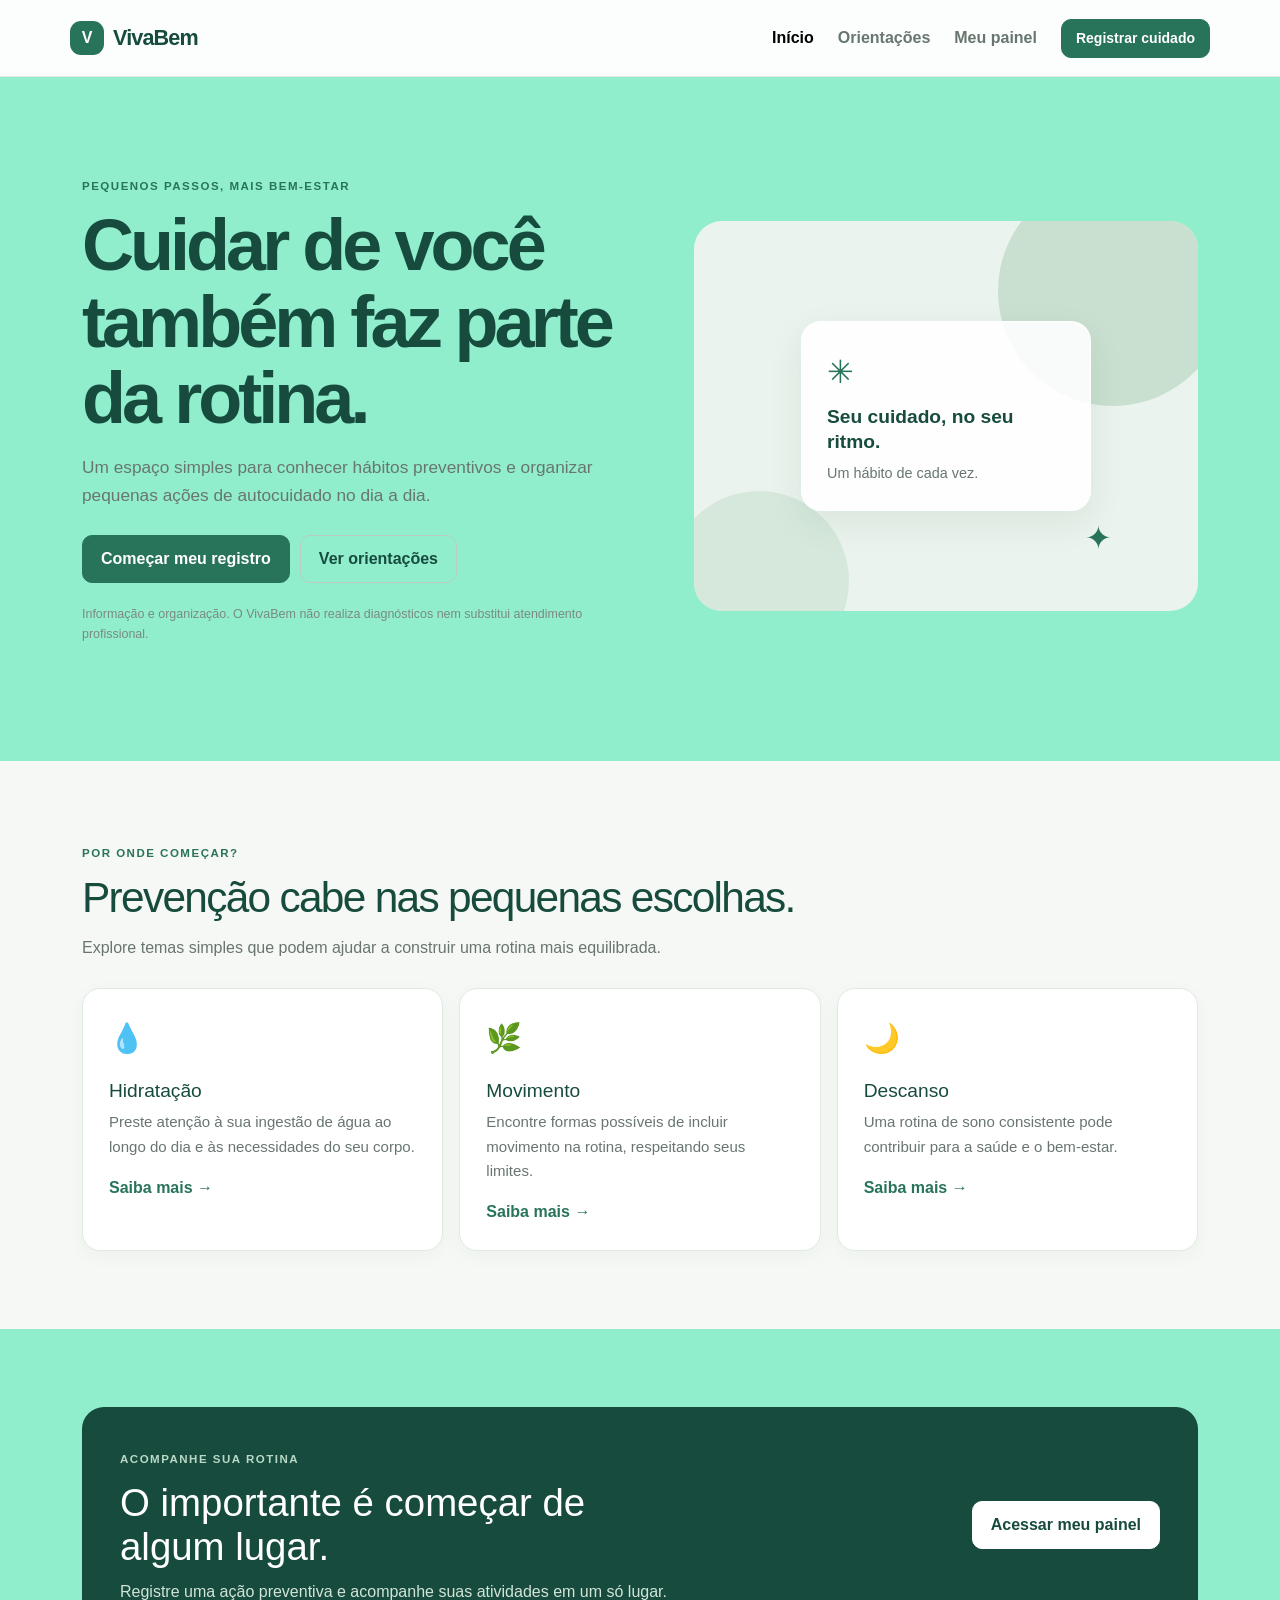
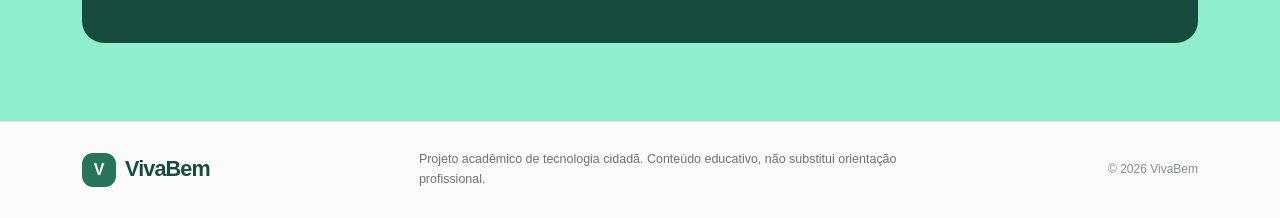
<file: index.html>
<!DOCTYPE html>
<html lang="pt-BR">
<head>
  <meta charset="UTF-8">
  <meta name="viewport" content="width=device-width, initial-scale=1.0">
  <meta name="description" content="VivaBem: informação e organização para uma rotina de autocuidado.">
  <title>VivaBem | Saúde começa no cuidado</title>
  <link href="https://cdn.jsdelivr.net/npm/bootstrap@5.3.3/dist/css/bootstrap.min.css" rel="stylesheet">
  <link rel="stylesheet" href="css/style.css">
  <script src="https://cdn.jsdelivr.net/npm/bootstrap@5.3.3/dist/js/bootstrap.bundle.min.js" defer></script>
  <script src="js/script.js" defer></script>
</head>
<body>
  <header class="site-header">
    <nav class="navbar navbar-expand-lg container" aria-label="Navegação principal">
      <a class="navbar-brand brand" href="index.html"><span class="brand-mark">V</span> VivaBem</a>
      <button class="navbar-toggler" type="button" data-bs-toggle="collapse" data-bs-target="#menuPrincipal" aria-controls="menuPrincipal" aria-expanded="false" aria-label="Abrir menu">
        <span class="navbar-toggler-icon"></span>
      </button>
      <div class="collapse navbar-collapse" id="menuPrincipal">
        <ul class="navbar-nav ms-auto align-items-lg-center gap-lg-2">
          <li class="nav-item"><a class="nav-link active" aria-current="page" href="index.html">Início</a></li>
          <li class="nav-item"><a class="nav-link" href="orientacoes.html">Orientações</a></li>
          <li class="nav-item"><a class="nav-link" href="painel.html">Meu painel</a></li>
          <li class="nav-item ms-lg-2"><a class="btn btn-primary-custom btn-sm" href="painel.html#formulario">Registrar cuidado</a></li>
        </ul>
      </div>
    </nav>
  </header>

  <main>
    <section class="hero container">
      <div class="hero-copy">
        <span class="eyebrow">PEQUENOS PASSOS, MAIS BEM-ESTAR</span>
        <h1>Cuidar de você também faz parte da rotina.</h1>
        <p class="lead-copy">Um espaço simples para conhecer hábitos preventivos e organizar pequenas ações de autocuidado no dia a dia.</p>
        <div class="hero-actions">
          <a class="btn btn-primary-custom" href="painel.html#formulario">Começar meu registro</a>
          <a class="btn btn-outline-custom" href="orientacoes.html">Ver orientações</a>
        </div>
        <p id="rodapé" class="small-note">Informação e organização. O VivaBem não realiza diagnósticos nem substitui atendimento profissional.</p>
      </div>
      <div class="hero-art" aria-label="Ilustração decorativa sobre bem-estar" role="img">
        <div class="art-circle circle-one"></div>
        <div class="art-circle circle-two"></div>
        <div class="art-card">
          <span class="art-icon">✳</span>
          <strong>Seu cuidado, no seu ritmo.</strong>
          <span>Um hábito de cada vez.</span>
        </div>
        <div class="art-leaf">✦</div>
      </div>
    </section>

    <section class="section-soft">
      <div class="container section-block">
        <div class="section-heading">
          <span class="eyebrow">POR ONDE COMEÇAR?</span>
          <h2>Prevenção cabe nas pequenas escolhas.</h2>
          <p>Explore temas simples que podem ajudar a construir uma rotina mais equilibrada.</p>
        </div>
        <div class="row g-3">
          <div class="col-md-4">
            <article class="info-card h-100">
              <span class="card-symbol">💧</span>
              <h3>Hidratação</h3>
              <p>Preste atenção à sua ingestão de água ao longo do dia e às necessidades do seu corpo.</p>
              <a href="orientacoes.html#hidratacao">Saiba mais <span aria-hidden="true">→</span></a>
            </article>
          </div>
          <div class="col-md-4">
            <article class="info-card h-100">
              <span class="card-symbol">🌿</span>
              <h3>Movimento</h3>
              <p>Encontre formas possíveis de incluir movimento na rotina, respeitando seus limites.</p>
              <a href="orientacoes.html#movimento">Saiba mais <span aria-hidden="true">→</span></a>
            </article>
          </div>
          <div class="col-md-4">
            <article class="info-card h-100">
              <span class="card-symbol">🌙</span>
              <h3>Descanso</h3>
              <p>Uma rotina de sono consistente pode contribuir para a saúde e o bem-estar.</p>
              <a href="orientacoes.html#sono">Saiba mais <span aria-hidden="true">→</span></a>
            </article>
          </div>
        </div>
      </div>
    </section>

    <section class="container section-block">
      <div class="callout">
        <div>
          <span class="eyebrow">ACOMPANHE SUA ROTINA</span>
          <h2>O importante é começar de algum lugar.</h2>
          <p>Registre uma ação preventiva e acompanhe suas atividades em um só lugar.</p>
        </div>
        <a class="btn btn-light-custom" href="painel.html">Acessar meu painel</a>
      </div>
    </section>
  </main>

  <footer class="site-footer">
    <div class="container footer-inner">
      <a class="brand" href="index.html"><span class="brand-mark">V</span> VivaBem</a>
      <p>Projeto acadêmico de tecnologia cidadã. Conteúdo educativo, não substitui orientação profissional.</p>
      <span>© 2026 VivaBem</span>
    </div>
  </footer>
</body>
</html>
</file>
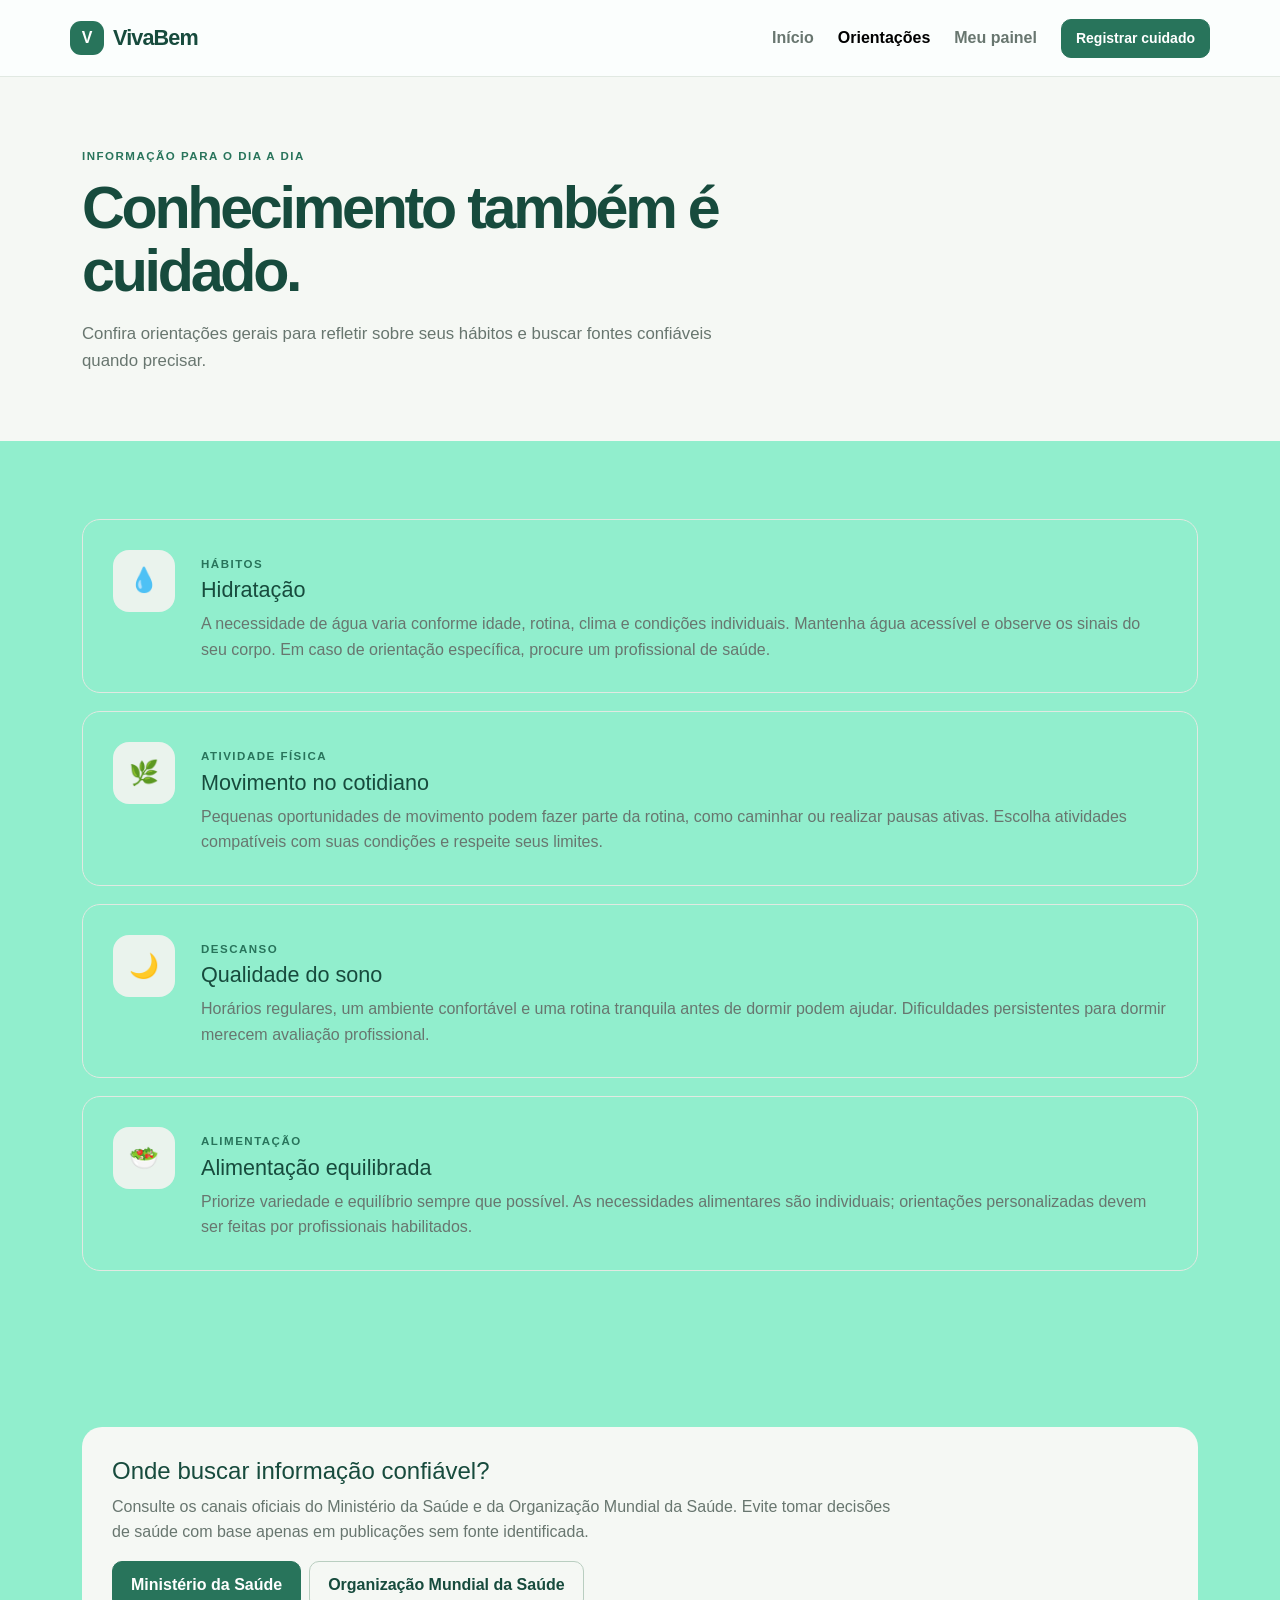
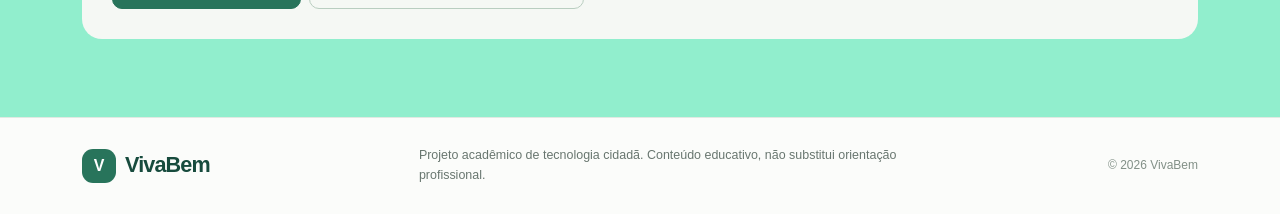
<file: orientacoes.html>
<!DOCTYPE html>
<html lang="pt-BR">
<head>
  <meta charset="UTF-8">
  <meta name="viewport" content="width=device-width, initial-scale=1.0">
  <meta name="description" content="Orientações gerais de saúde preventiva e autocuidado.">
  <title>Orientações | VivaBem</title>
  <link href="https://cdn.jsdelivr.net/npm/bootstrap@5.3.3/dist/css/bootstrap.min.css" rel="stylesheet">
  <link rel="stylesheet" href="css/style.css">
  <script src="https://cdn.jsdelivr.net/npm/bootstrap@5.3.3/dist/js/bootstrap.bundle.min.js" defer></script>
</head>
<body>
  <header class="site-header">
    <nav class="navbar navbar-expand-lg container" aria-label="Navegação principal">
      <a class="navbar-brand brand" href="index.html"><span class="brand-mark">V</span> VivaBem</a>
      <button class="navbar-toggler" type="button" data-bs-toggle="collapse" data-bs-target="#menuPrincipal" aria-controls="menuPrincipal" aria-expanded="false" aria-label="Abrir menu">
        <span class="navbar-toggler-icon"></span>
      </button>
      <div class="collapse navbar-collapse" id="menuPrincipal">
        <ul class="navbar-nav ms-auto align-items-lg-center gap-lg-2">
          <li class="nav-item"><a class="nav-link" href="index.html">Início</a></li>
          <li class="nav-item"><a class="nav-link active" aria-current="page" href="orientacoes.html">Orientações</a></li>
          <li class="nav-item"><a class="nav-link" href="painel.html">Meu painel</a></li>
          <li class="nav-item ms-lg-2"><a class="btn btn-primary-custom btn-sm" href="painel.html#formulario">Registrar cuidado</a></li>
        </ul>
      </div>
    </nav>
  </header>

  <main>
    <section class="page-hero">
      <div class="container">
        <span class="eyebrow">INFORMAÇÃO PARA O DIA A DIA</span>
        <h1>Conhecimento também é cuidado.</h1>
        <p>Confira orientações gerais para refletir sobre seus hábitos e buscar fontes confiáveis quando precisar.</p>
      </div>
    </section>

    <section class="container section-block guidance-list">
      <article class="guidance-card" id="hidratacao">
        <div class="guidance-icon">💧</div>
        <div>
          <span class="eyebrow">HÁBITOS</span>
          <h2>Hidratação</h2>
          <p>A necessidade de água varia conforme idade, rotina, clima e condições individuais. Mantenha água acessível e observe os sinais do seu corpo. Em caso de orientação específica, procure um profissional de saúde.</p>
        </div>
      </article>
      <article class="guidance-card" id="movimento">
        <div class="guidance-icon">🌿</div>
        <div>
          <span class="eyebrow">ATIVIDADE FÍSICA</span>
          <h2>Movimento no cotidiano</h2>
          <p>Pequenas oportunidades de movimento podem fazer parte da rotina, como caminhar ou realizar pausas ativas. Escolha atividades compatíveis com suas condições e respeite seus limites.</p>
        </div>
      </article>
      <article class="guidance-card" id="sono">
        <div class="guidance-icon">🌙</div>
        <div>
          <span class="eyebrow">DESCANSO</span>
          <h2>Qualidade do sono</h2>
          <p>Horários regulares, um ambiente confortável e uma rotina tranquila antes de dormir podem ajudar. Dificuldades persistentes para dormir merecem avaliação profissional.</p>
        </div>
      </article>
      <article class="guidance-card" id="alimentacao">
        <div class="guidance-icon">🥗</div>
        <div>
          <span class="eyebrow">ALIMENTAÇÃO</span>
          <h2>Alimentação equilibrada</h2>
          <p>Priorize variedade e equilíbrio sempre que possível. As necessidades alimentares são individuais; orientações personalizadas devem ser feitas por profissionais habilitados.</p>
        </div>
      </article>
    </section>

    <section class="container section-block">
      <div class="notice-panel">
        <h2>Onde buscar informação confiável?</h2>
        <p>Consulte os canais oficiais do Ministério da Saúde e da Organização Mundial da Saúde. Evite tomar decisões de saúde com base apenas em publicações sem fonte identificada.</p>
        <div class="d-flex flex-wrap gap-2">
          <a class="btn btn-primary-custom" href="https://www.gov.br/saude/pt-br" target="_blank" rel="noopener noreferrer">Ministério da Saúde</a>
          <a class="btn btn-outline-custom" href="https://www.who.int/pt" target="_blank" rel="noopener noreferrer">Organização Mundial da Saúde</a>
        </div>
      </div>
    </section>
  </main>

  <footer class="site-footer">
    <div class="container footer-inner">
      <a class="brand" href="index.html"><span class="brand-mark">V</span> VivaBem</a>
      <p>Projeto acadêmico de tecnologia cidadã. Conteúdo educativo, não substitui orientação profissional.</p>
      <span>© 2026 VivaBem</span>
    </div>
  </footer>
</body>
</html>
</file>
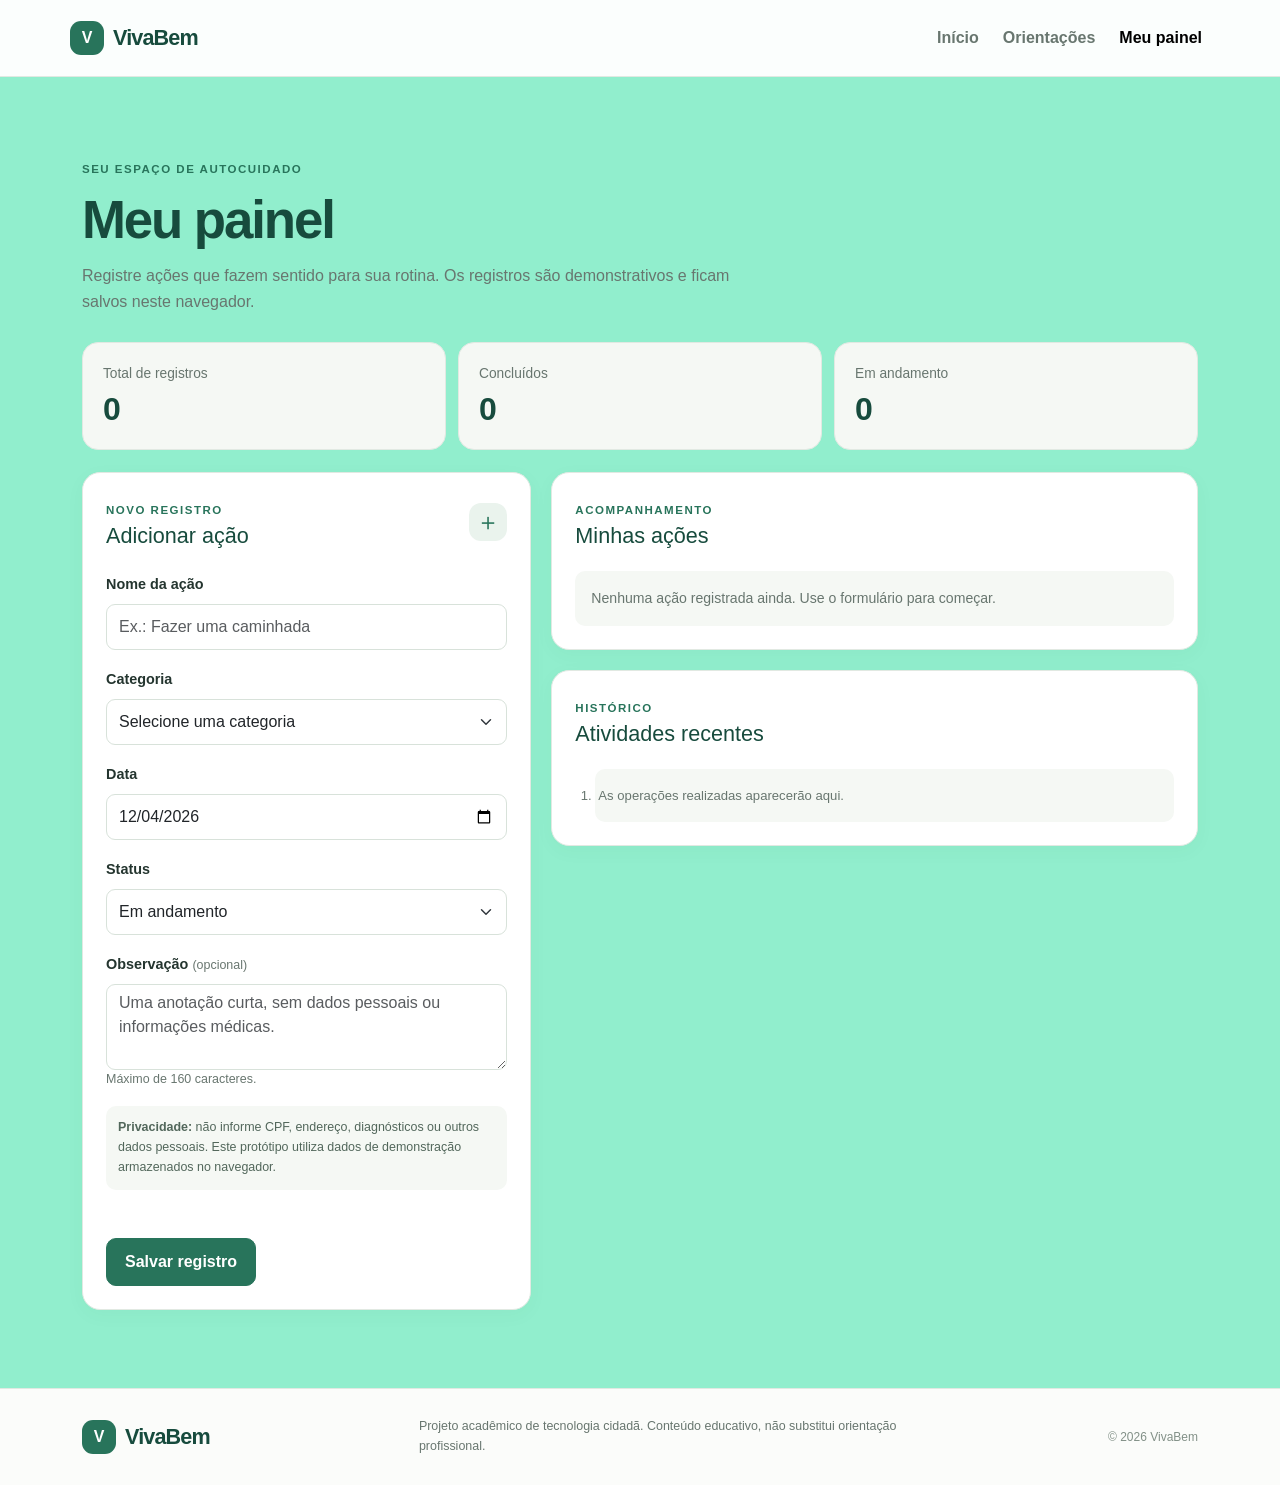
<file: painel.html>
<!DOCTYPE html>
<html lang="pt-BR">
<head>
  <meta charset="UTF-8">
  <meta name="viewport" content="width=device-width, initial-scale=1.0">
  <meta name="description" content="Registre e acompanhe suas ações de autocuidado no VivaBem.">
  <title>Meu painel | VivaBem</title>
  <link href="https://cdn.jsdelivr.net/npm/bootstrap@5.3.3/dist/css/bootstrap.min.css" rel="stylesheet">
  <link rel="stylesheet" href="css/style.css">
  <script src="https://cdn.jsdelivr.net/npm/bootstrap@5.3.3/dist/js/bootstrap.bundle.min.js" defer></script>
  <script src="js/script.js" defer></script>
</head>
<body>
  <header class="site-header">
    <nav class="navbar navbar-expand-lg container" aria-label="Navegação principal">
      <a class="navbar-brand brand" href="index.html"><span class="brand-mark">V</span> VivaBem</a>
      <button class="navbar-toggler" type="button" data-bs-toggle="collapse" data-bs-target="#menuPrincipal" aria-controls="menuPrincipal" aria-expanded="false" aria-label="Abrir menu">
        <span class="navbar-toggler-icon"></span>
      </button>
      <div class="collapse navbar-collapse" id="menuPrincipal">
        <ul class="navbar-nav ms-auto align-items-lg-center gap-lg-2">
          <li class="nav-item"><a class="nav-link" href="index.html">Início</a></li>
          <li class="nav-item"><a class="nav-link" href="orientacoes.html">Orientações</a></li>
          <li class="nav-item"><a class="nav-link active" aria-current="page" href="painel.html">Meu painel</a></li>
        </ul>
      </div>
    </nav>
  </header>

  <main class="container section-block dashboard">
    <div class="section-heading">
      <span class="eyebrow">SEU ESPAÇO DE AUTOCUIDADO</span>
      <h1>Meu painel</h1>
      <p>Registre ações que fazem sentido para sua rotina. Os registros são demonstrativos e ficam salvos neste navegador.</p>
    </div>

    <section class="stats-grid" aria-label="Resumo dos registros">
      <article class="stat-card"><span>Total de registros</span><strong id="totalRegistros">0</strong></article>
      <article class="stat-card"><span>Concluídos</span><strong id="totalConcluidos">0</strong></article>
      <article class="stat-card"><span>Em andamento</span><strong id="totalAndamento">0</strong></article>
    </section>

    <div class="dashboard-grid">
      <section class="panel-card" id="formulario">
        <div class="panel-heading">
          <div>
            <span class="eyebrow">NOVO REGISTRO</span>
            <h2 id="tituloFormulario">Adicionar ação</h2>
          </div>
          <span class="form-mark">＋</span>
        </div>
        <form id="formAcao" novalidate>
          <input type="hidden" id="acaoId">
          <div class="mb-3">
            <label for="nomeAcao" class="form-label">Nome da ação</label>
            <input type="text" class="form-control" id="nomeAcao" name="nomeAcao" minlength="3" maxlength="60" required placeholder="Ex.: Fazer uma caminhada">
            <div class="invalid-feedback">Informe uma ação entre 3 e 60 caracteres.</div>
          </div>
          <div class="mb-3">
            <label for="categoriaAcao" class="form-label">Categoria</label>
            <select class="form-select" id="categoriaAcao" name="categoriaAcao" required>
              <option value="">Selecione uma categoria</option>
              <option value="Hidratação">Hidratação</option>
              <option value="Atividade física">Atividade física</option>
              <option value="Sono e descanso">Sono e descanso</option>
              <option value="Alimentação">Alimentação</option>
              <option value="Prevenção">Prevenção</option>
              <option value="Outro">Outro</option>
            </select>
            <div class="invalid-feedback">Selecione uma categoria.</div>
          </div>
          <div class="mb-3">
            <label for="dataAcao" class="form-label">Data</label>
            <input type="date" class="form-control" id="dataAcao" name="dataAcao" required>
            <div class="invalid-feedback">Informe uma data válida.</div>
          </div>
          <div class="mb-3">
            <label for="statusAcao" class="form-label">Status</label>
            <select class="form-select" id="statusAcao" name="statusAcao" required>
              <option value="Em andamento">Em andamento</option>
              <option value="Concluída">Concluída</option>
            </select>
          </div>
          <div class="mb-3">
            <label for="observacaoAcao" class="form-label">Observação <span class="optional">(opcional)</span></label>
            <textarea class="form-control" id="observacaoAcao" name="observacaoAcao" rows="3" maxlength="160" placeholder="Uma anotação curta, sem dados pessoais ou informações médicas."></textarea>
            <div class="form-hint">Máximo de 160 caracteres.</div>
          </div>
          <p class="privacy-note"><strong>Privacidade:</strong> não informe CPF, endereço, diagnósticos ou outros dados pessoais. Este protótipo utiliza dados de demonstração armazenados no navegador.</p>
          <div id="mensagemFormulario" class="form-message" role="status" aria-live="polite"></div>
          <div class="d-flex flex-wrap gap-2">
            <button type="submit" class="btn btn-primary-custom" id="botaoSalvar">Salvar registro</button>
            <button type="button" class="btn btn-outline-custom d-none" id="botaoCancelar">Cancelar edição</button>
          </div>
        </form>
      </section>

      <div class="right-column">
        <section class="panel-card">
          <div class="panel-heading">
            <div>
              <span class="eyebrow">ACOMPANHAMENTO</span>
              <h2>Minhas ações</h2>
            </div>
          </div>
          <div id="listaAcoes" class="activity-list" aria-live="polite">
            <p class="empty-state">Nenhuma ação registrada ainda. Use o formulário para começar.</p>
          </div>
        </section>

        <section class="panel-card">
          <div class="panel-heading">
            <div>
              <span class="eyebrow">HISTÓRICO</span>
              <h2>Atividades recentes</h2>
            </div>
          </div>
          <ol id="historicoAtividades" class="log-list">
            <li class="empty-state">As operações realizadas aparecerão aqui.</li>
          </ol>
        </section>
      </div>
    </div>
  </main>

  <footer class="site-footer">
    <div class="container footer-inner">
      <a class="brand" href="index.html"><span class="brand-mark">V</span> VivaBem</a>
      <p>Projeto acadêmico de tecnologia cidadã. Conteúdo educativo, não substitui orientação profissional.</p>
      <span>© 2026 VivaBem</span>
    </div>
  </footer>
</body>
</html>
</file>
<file: css/style.css>
:root {
  --green-900: #174b3d;
  --green-700: #28745b;
  --green-600: #36866a;
  --green-100: #eaf3ed;
  --green-050: #f5f8f4;
  --ink: #24352f;
  --muted: #68766f;
  --line: #e1e9e2;
  --white: #ffffff;
  --shadow: 0 12px 35px rgba(29, 71, 55, 0.08);
  --background: #91eecd;
}

* { box-sizing: border-box; }

body {
  margin: 0;
  color: var(--ink);
  background-color: #91eecd;
  font-family: Inter, "Segoe UI", Arial, sans-serif;
  line-height: 1.6;
  background-color: var(--background);
}
.site-footer {
  color: #000;
}
a { color: var(--green-700); }
a:hover { color: var(--green-900); }

.site-header {
  background: rgba(255, 255, 255, 0.96);
  border-bottom: 1px solid var(--line);
}

.navbar { min-height: 76px; }
.brand {
  display: inline-flex;
  align-items: center;
  gap: 9px;
  color: var(--green-900);
  font-size: 1.35rem;
  font-weight: 750;
  text-decoration: none;
  letter-spacing: -0.04em;
}
.brand:hover { color: var(--green-700); }
.brand-mark {
  display: inline-grid;
  width: 34px;
  height: 34px;
  place-items: center;
  border-radius: 11px;
  color: white;
  background: var(--green-700);
  font-size: 1rem;
  letter-spacing: 0;
}
.nav-link { color: var(--muted); font-weight: 600; }
.nav-link:hover, .nav-link.active { color: var(--green-900); }

.btn { border-radius: 10px; padding: 11px 18px; font-weight: 650; }
.btn-sm { padding: 8px 14px; }
.btn-primary-custom { background: var(--green-700); border: 1px solid var(--green-700); color: white; }
.btn-primary-custom:hover { background: var(--green-900); border-color: var(--green-900); color: white; }
.btn-outline-custom { border: 1px solid #b9cec0; color: var(--green-900); background: transparent; }
.btn-outline-custom:hover { background: var(--green-100); border-color: var(--green-700); color: var(--green-900); }
.btn-light-custom { background: white; color: var(--green-900); border: 1px solid white; }
.btn-light-custom:hover { background: var(--green-100); color: var(--green-900); }

.hero {
  display: grid;
  grid-template-columns: 1fr;
  gap: 35px;
  align-items: center;
  padding-top: 62px;
  padding-bottom: 70px;
}
.eyebrow {
  display: inline-block;
  margin-bottom: 12px;
  color: var(--green-700);
  font-size: 0.72rem;
  font-weight: 800;
  letter-spacing: 0.13em;
}
.hero h1, .page-hero h1, .section-heading h1 {
  max-width: 680px;
  margin: 0 0 18px;
  color: var(--green-900);
  font-size: clamp(2.35rem, 7vw, 4.5rem);
  line-height: 1.06;
  letter-spacing: -0.055em;
  font-weight: 760;
}
.lead-copy { max-width: 560px; color: var(--muted); font-size: 1.08rem; }
.hero-actions { display: flex; flex-wrap: wrap; gap: 10px; margin-top: 25px; }
.small-note { max-width: 510px; margin-top: 22px; color: #7b8981; font-size: 0.78rem; }
.hero-art {
  position: relative;
  display: grid;
  min-height: 270px;
  place-items: center;
  overflow: hidden;
  border-radius: 28px;
  background: #eaf3ed;
}
.art-circle { position: absolute; border-radius: 50%; }
.circle-one { width: 230px; height: 230px; right: -30px; top: -45px; background: #c9dfd0; }
.circle-two { width: 180px; height: 180px; left: -25px; bottom: -60px; background: #d6e8dc; }
.art-card {
  z-index: 1;
  display: flex;
  width: min(78%, 290px);
  min-height: 170px;
  flex-direction: column;
  justify-content: center;
  gap: 7px;
  padding: 25px;
  border: 1px solid rgba(255,255,255,.85);
  border-radius: 20px;
  background: rgba(255,255,255,.88);
  box-shadow: var(--shadow);
}
.art-card strong { color: var(--green-900); font-size: 1.2rem; line-height: 1.3; }
.art-card span:last-child { color: var(--muted); font-size: .9rem; }
.art-icon { color: var(--green-700); font-size: 2rem; }
.art-leaf { position: absolute; right: 17%; bottom: 12%; color: var(--green-700); font-size: 2rem; }

.section-soft { background: var(--green-050); }
.section-block { padding-top: 65px; padding-bottom: 65px; }
.section-heading { margin-bottom: 28px; }
.section-heading h1, .section-heading h2, .section-heading h2 {
  margin: 0 0 12px;
  color: var(--green-900);
  font-size: clamp(1.8rem, 4vw, 2.65rem);
  line-height: 1.15;
  letter-spacing: -0.04em;
}
.section-heading p { max-width: 650px; margin: 0; color: var(--muted); }
.info-card {
  padding: 26px;
  border: 1px solid var(--line);
  border-radius: 18px;
  background: white;
  box-shadow: 0 5px 20px rgba(29,71,55,.035);
}
.card-symbol { display: inline-block; margin-bottom: 18px; font-size: 1.8rem; }
.info-card h3 { margin-bottom: 8px; color: var(--green-900); font-size: 1.2rem; }
.info-card p { color: var(--muted); font-size: .94rem; }
.info-card a { font-weight: 700; text-decoration: none; }

.callout {
  display: flex;
  flex-direction: column;
  align-items: flex-start;
  gap: 22px;
  padding: 32px;
  border-radius: 22px;
  color: white;
  background: var(--green-900);
}
.callout .eyebrow { color: #b9d9c6; }
.callout h2 { max-width: 560px; margin: 0 0 10px; font-size: clamp(1.7rem, 4vw, 2.4rem); line-height: 1.15; }
.callout p { max-width: 560px; margin: 0; color: #d3e4d9; }

.page-hero { padding: 65px 0 50px; background: var(--green-050); }
.page-hero h1 { font-size: clamp(2.2rem, 6vw, 3.7rem); }
.page-hero p { max-width: 650px; color: var(--muted); font-size: 1.05rem; }
.guidance-list { display: grid; gap: 18px; }
.guidance-card {
  display: grid;
  grid-template-columns: 58px 1fr;
  gap: 18px;
  padding: 25px;
  border: 1px solid var(--line);
  border-radius: 18px;
}
.guidance-icon {
  display: grid;
  width: 54px;
  height: 54px;
  place-items: center;
  border-radius: 16px;
  background: var(--green-100);
  font-size: 1.5rem;
}
.guidance-card .eyebrow { margin-bottom: 4px; }
.guidance-card h2 { margin: 0 0 8px; color: var(--green-900); font-size: 1.35rem; }
.guidance-card p { margin: 0; color: var(--muted); }
.notice-panel { padding: 30px; border-radius: 20px; background: var(--green-050); }
.notice-panel h2 { color: var(--green-900); font-size: 1.5rem; }
.notice-panel p { max-width: 780px; color: var(--muted); }

.dashboard { padding-top: 55px; }
.dashboard .section-heading h1 { font-size: clamp(2.2rem, 5vw, 3.3rem); }
.stats-grid { display: grid; grid-template-columns: 1fr; gap: 12px; margin-bottom: 22px; }
.stat-card { padding: 20px; border: 1px solid var(--line); border-radius: 16px; background: var(--green-050); }
.stat-card span { display: block; color: var(--muted); font-size: .86rem; }
.stat-card strong { display: block; margin-top: 5px; color: var(--green-900); font-size: 2rem; line-height: 1.2; }
.dashboard-grid { display: grid; grid-template-columns: 1fr; gap: 20px; align-items: start; }
.right-column { display: grid; gap: 20px; }
.panel-card { min-width: 0; padding: 23px; border: 1px solid var(--line); border-radius: 18px; background: white; box-shadow: 0 5px 20px rgba(29,71,55,.035); }
.panel-heading { display: flex; justify-content: space-between; align-items: center; gap: 12px; margin-bottom: 22px; }
.panel-heading .eyebrow { margin-bottom: 4px; }
.panel-heading h2 { margin: 0; color: var(--green-900); font-size: 1.35rem; }
.form-mark { display: grid; width: 38px; height: 38px; place-items: center; border-radius: 12px; color: var(--green-700); background: var(--green-100); font-size: 1.5rem; }
.form-label { color: var(--ink); font-size: .9rem; font-weight: 650; }
.form-control, .form-select { min-height: 46px; border-color: #d8e2da; border-radius: 9px; }
.form-control:focus, .form-select:focus { border-color: var(--green-600); box-shadow: 0 0 0 .2rem rgba(54,134,106,.14); }
textarea.form-control { min-height: auto; }
.optional, .form-hint { color: var(--muted); font-size: .78rem; font-weight: 400; }
.privacy-note { padding: 12px; border-radius: 10px; color: #52675b; background: var(--green-050); font-size: .78rem; }
.form-message { min-height: 22px; margin-bottom: 10px; color: #a33b36; font-size: .88rem; }
.form-message.success { color: var(--green-700); }
.activity-list { display: grid; gap: 12px; }
.activity-item { padding: 15px; border: 1px solid var(--line); border-radius: 13px; }
.activity-top { display: flex; flex-wrap: wrap; justify-content: space-between; gap: 8px; }
.activity-item h3 { margin: 0 0 5px; color: var(--green-900); font-size: 1rem; }
.activity-meta { color: var(--muted); font-size: .8rem; }
.activity-observation { margin: 10px 0 0; color: var(--muted); font-size: .88rem; overflow-wrap: anywhere; }
.status-pill { display: inline-block; padding: 4px 9px; border-radius: 30px; color: #275f49; background: #e7f3eb; font-size: .72rem; font-weight: 700; }
.status-pill.pending { color: #795c21; background: #fff4d9; }
.item-actions { display: flex; gap: 8px; margin-top: 12px; }
.item-actions button { padding: 5px 10px; border: 1px solid var(--line); border-radius: 7px; color: var(--green-900); background: white; font-size: .78rem; font-weight: 650; }
.item-actions button:hover { background: var(--green-050); }
.item-actions .delete-button { color: #a33b36; }
.empty-state { margin: 0; padding: 16px; border-radius: 10px; color: var(--muted); background: var(--green-050); font-size: .88rem; }
.log-list { display: grid; gap: 10px; margin: 0; padding-left: 20px; }
.log-list li { padding-left: 3px; color: var(--muted); font-size: .82rem; }
.log-list strong { color: var(--ink); }
.site-footer { padding: 28px 0; border-top: 1px solid var(--line); background: #fbfcfa; }
.footer-inner { display: flex; flex-direction: column; align-items: flex-start; gap: 12px; }
.footer-inner p { max-width: 480px; margin: 0; color: var(--muted); font-size: .78rem; }
.footer-inner > span { color: #829087; font-size: .75rem; }

@media (min-width: 600px) {
  .hero { padding-top: 80px; padding-bottom: 85px; }
  .hero-art { min-height: 340px; }
  .stats-grid { grid-template-columns: repeat(3, 1fr); }
  .callout { flex-direction: row; align-items: center; justify-content: space-between; padding: 38px; }
  .footer-inner { flex-direction: row; align-items: center; justify-content: space-between; }
}

@media (min-width: 900px) {
  .hero { grid-template-columns: 1.05fr .95fr; gap: 55px; }
  .hero-art { min-height: 390px; }
  .dashboard-grid { grid-template-columns: minmax(300px, .82fr) minmax(0, 1.18fr); }
  .guidance-card { grid-template-columns: 70px 1fr; padding: 30px; }
  .guidance-icon { width: 62px; height: 62px; }
}

@media (min-width: 1200px) {
  .hero { padding-top: 95px; padding-bottom: 100px; }
  .section-block { padding-top: 78px; padding-bottom: 78px; }
}
</file>
